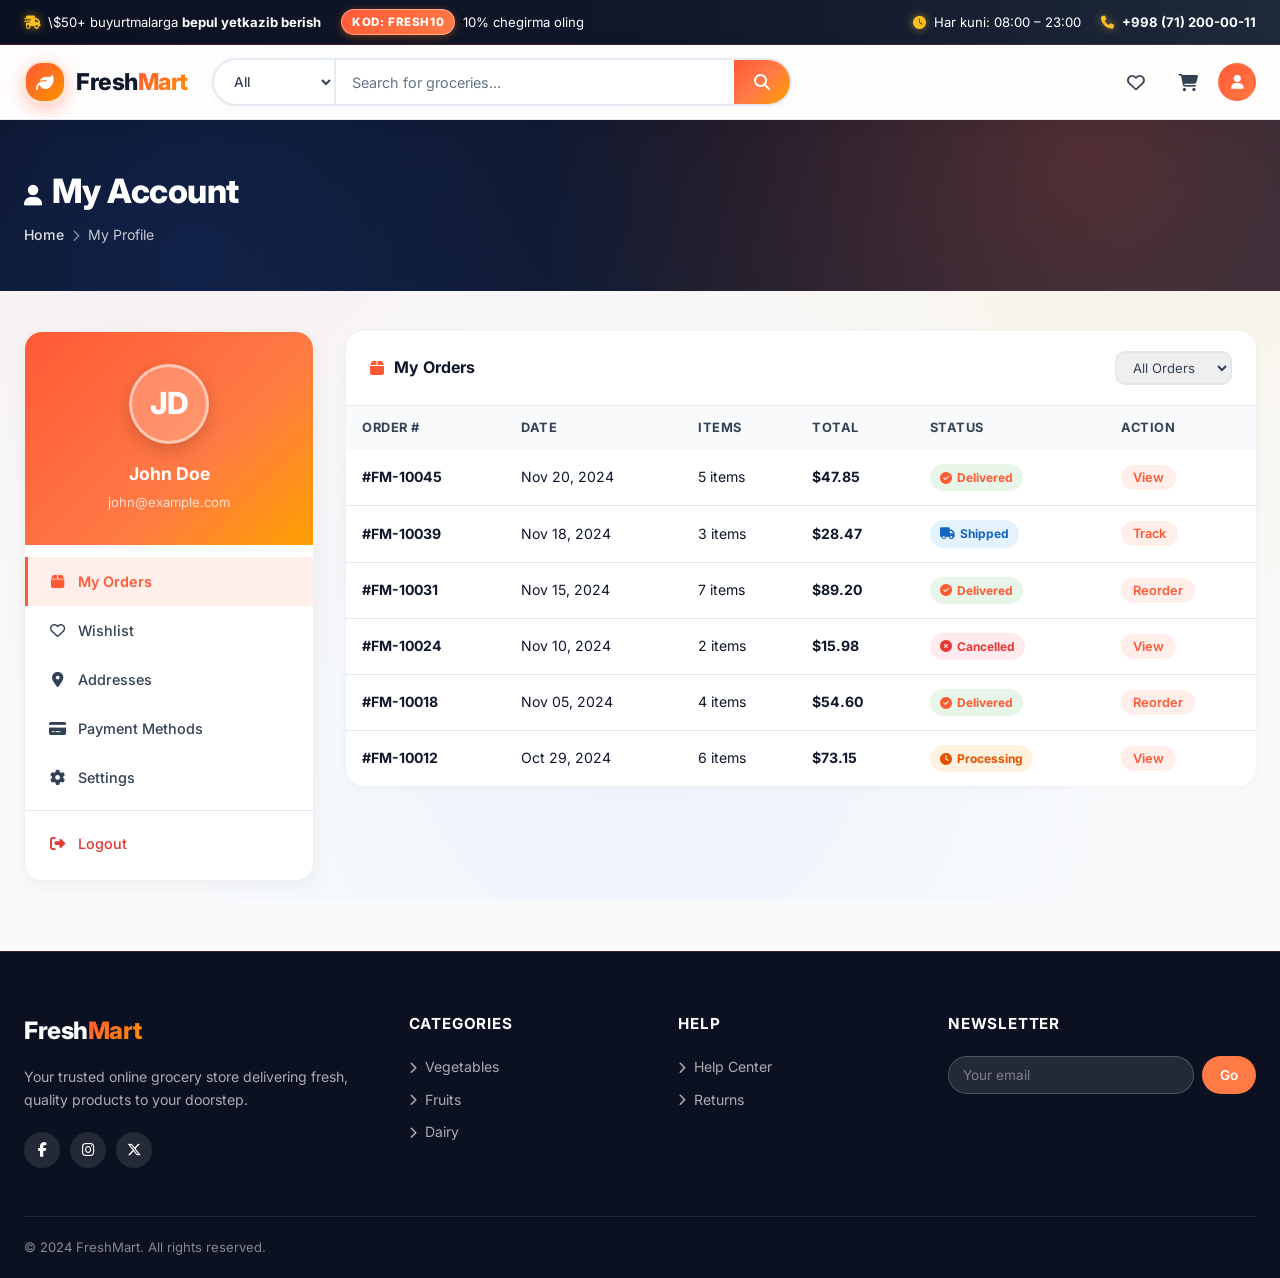
<file: Suppermarket-frontend/profile.html>
<!DOCTYPE html>
<html lang="en">
<head>
  <meta charset="UTF-8">
  <meta name="viewport" content="width=device-width, initial-scale=1.0">
  <title>My Profile - FreshMart</title>
  <meta name="description" content="Manage your FreshMart account, orders, wishlist and addresses.">

  <link href="https://fonts.googleapis.com/css2?family=Inter:wght@300;400;500;600;700;800&display=swap" rel="stylesheet">
  <link rel="stylesheet" href="https://cdnjs.cloudflare.com/ajax/libs/font-awesome/6.5.1/css/all.min.css">
  <link rel="stylesheet" href="css/style.css">

  <style>
    /* ===== PROFILE PAGE STYLES ===== */
    .profile-header {
      background: radial-gradient(circle at 85% 20%, rgba(255, 90, 54, 0.25) 0%, transparent 50%),
                  radial-gradient(circle at 15% 80%, rgba(37, 99, 235, 0.18) 0%, transparent 50%),
                  linear-gradient(135deg, #0B1120 0%, #0F172A 50%, #1E293B 100%);
      padding: 44px 0;
      color: white;
    }

    .profile-header h1 { font-size: 2.1rem; font-weight: 800; margin-bottom: 6px; letter-spacing: -0.5px; }

    .breadcrumb {
      display: flex; align-items: center; gap: 8px;
      font-size: 0.88rem; color: rgba(255,255,255,0.75);
    }
    .breadcrumb a { color: rgba(255,255,255,0.85); font-weight: 500; }
    .breadcrumb a:hover { color: white; text-decoration: underline; }
    .breadcrumb-sep { font-size: 0.75rem; opacity: 0.6; }

    .profile-layout {
      display: grid;
      grid-template-columns: 290px 1fr;
      gap: 32px;
      padding: 40px 0 70px;
      align-items: start;
    }

    /* ===== SIDEBAR ===== */
    .profile-sidebar {
      background: var(--white);
      border-radius: var(--radius-md);
      overflow: hidden;
      box-shadow: 0 4px 20px rgba(0,0,0,0.05);
      position: sticky;
      top: calc(var(--navbar-height) + 20px);
      border: 1px solid rgba(0,0,0,0.06);
    }

    .profile-user-card {
      background: linear-gradient(135deg, #FF5A36 0%, #FF7A45 60%, #FFA000 100%);
      padding: 32px 20px;
      text-align: center;
      color: white;
    }

    .profile-avatar {
      width: 80px;
      height: 80px;
      border-radius: 50%;
      background: rgba(255,255,255,0.22);
      border: 3px solid rgba(255,255,255,0.5);
      display: flex;
      align-items: center;
      justify-content: center;
      font-size: 1.9rem;
      font-weight: 800;
      margin: 0 auto 16px;
      backdrop-filter: blur(10px);
      box-shadow: 0 6px 18px rgba(0,0,0,0.18);
    }

    .profile-user-name { font-size: 1.1rem; font-weight: 700; margin-bottom: 4px; }
    .profile-user-email { font-size: 0.82rem; color: rgba(255,255,255,0.75); }

    .profile-nav { padding: 12px 0; }

    .profile-nav-item {
      display: flex;
      align-items: center;
      gap: 12px;
      padding: 13px 20px;
      font-size: 0.9rem;
      font-weight: 500;
      color: var(--text-medium);
      cursor: pointer;
      transition: all var(--transition);
      border-left: 3px solid transparent;
      text-decoration: none;
    }

    .profile-nav-item:hover {
      background: var(--primary-pale);
      color: var(--primary);
      border-left-color: var(--primary-lighter);
    }

    .profile-nav-item.active {
      background: var(--primary-pale);
      color: var(--primary);
      border-left-color: var(--primary);
      font-weight: 600;
    }

    .profile-nav-item i { width: 18px; text-align: center; font-size: 0.95rem; }

    .profile-nav-item.logout { color: #E53935; }
    .profile-nav-item.logout:hover { background: #fff0f0; border-left-color: #E53935; }

    /* ===== MAIN CONTENT ===== */
    .profile-main { display: flex; flex-direction: column; gap: 20px; }

    .profile-card {
      background: var(--white);
      border-radius: var(--radius-md);
      box-shadow: var(--shadow-sm);
      overflow: hidden;
    }

    .profile-card-header {
      padding: 20px 24px;
      border-bottom: 1px solid var(--border);
      display: flex;
      align-items: center;
      justify-content: space-between;
    }

    .profile-card-header h3 {
      font-size: 1rem;
      font-weight: 700;
      color: var(--text-dark);
      display: flex;
      align-items: center;
      gap: 10px;
    }

    .profile-tab-content { display: none; }
    .profile-tab-content.active { display: block; }

    /* ===== ORDERS TABLE ===== */
    .orders-table { width: 100%; border-collapse: collapse; }

    .orders-table th {
      background: var(--bg);
      padding: 12px 16px;
      text-align: left;
      font-size: 0.8rem;
      font-weight: 700;
      color: var(--text-medium);
      text-transform: uppercase;
      letter-spacing: 0.5px;
    }

    .orders-table td {
      padding: 14px 16px;
      font-size: 0.88rem;
      color: var(--text-dark);
      border-bottom: 1px solid var(--border);
    }

    .orders-table tr:last-child td { border-bottom: none; }

    .orders-table tr:hover td { background: #fafafa; }

    .order-status {
      display: inline-flex;
      align-items: center;
      gap: 5px;
      font-size: 0.75rem;
      font-weight: 700;
      padding: 4px 10px;
      border-radius: var(--radius-pill);
    }

    .status-delivered { background: #E8F5E9; color: var(--primary); }
    .status-processing { background: #FFF3E0; color: #E65100; }
    .status-cancelled  { background: #FFEBEE; color: #E53935; }
    .status-shipped    { background: #E3F2FD; color: #1565C0; }

    .order-action-btn {
      font-size: 0.8rem;
      color: var(--primary);
      background: var(--primary-pale);
      border: none;
      padding: 5px 12px;
      border-radius: var(--radius-pill);
      font-weight: 600;
      cursor: pointer;
      transition: all var(--transition);
    }

    .order-action-btn:hover { background: var(--primary); color: white; }

    /* ===== WISHLIST GRID ===== */
    .wishlist-grid {
      display: grid;
      grid-template-columns: repeat(3, 1fr);
      gap: 16px;
      padding: 20px;
    }

    /* ===== ADDRESSES ===== */
    .addresses-grid {
      display: grid;
      grid-template-columns: 1fr 1fr;
      gap: 16px;
      padding: 20px;
    }

    .address-card {
      border: 2px solid var(--border);
      border-radius: var(--radius-md);
      padding: 18px;
      position: relative;
      transition: all var(--transition);
    }

    .address-card:hover { border-color: var(--primary-lighter); }

    .address-card.default { border-color: var(--primary); background: var(--primary-pale); }

    .address-default-badge {
      position: absolute;
      top: 12px;
      right: 12px;
      background: var(--primary);
      color: white;
      font-size: 0.65rem;
      font-weight: 700;
      padding: 2px 8px;
      border-radius: var(--radius-pill);
      text-transform: uppercase;
    }

    .address-name { font-weight: 700; color: var(--text-dark); margin-bottom: 6px; }
    .address-line { font-size: 0.85rem; color: var(--text-medium); line-height: 1.6; }

    .address-actions {
      display: flex;
      gap: 8px;
      margin-top: 14px;
    }

    .addr-btn {
      font-size: 0.78rem;
      padding: 5px 12px;
      border-radius: var(--radius-pill);
      font-weight: 600;
      cursor: pointer;
      transition: all var(--transition);
      border: none;
    }

    .addr-btn-edit { background: var(--primary-pale); color: var(--primary); }
    .addr-btn-edit:hover { background: var(--primary); color: white; }
    .addr-btn-delete { background: #ffebee; color: #E53935; }
    .addr-btn-delete:hover { background: #E53935; color: white; }

    .add-address-card {
      border: 2px dashed var(--border);
      border-radius: var(--radius-md);
      padding: 18px;
      display: flex;
      flex-direction: column;
      align-items: center;
      justify-content: center;
      gap: 8px;
      cursor: pointer;
      transition: all var(--transition);
      min-height: 140px;
      color: var(--text-light);
      font-size: 0.88rem;
      font-weight: 500;
    }

    .add-address-card:hover {
      border-color: var(--primary);
      color: var(--primary);
      background: var(--primary-pale);
    }

    .add-address-card i { font-size: 1.5rem; }

    /* ===== SETTINGS FORM ===== */
    .settings-form { padding: 24px; }

    .settings-section { margin-bottom: 32px; }
    .settings-section-title {
      font-size: 0.88rem;
      font-weight: 700;
      color: var(--text-dark);
      text-transform: uppercase;
      letter-spacing: 0.5px;
      margin-bottom: 16px;
      padding-bottom: 10px;
      border-bottom: 2px solid var(--border);
    }

    .settings-grid { display: grid; grid-template-columns: 1fr 1fr; gap: 16px; }

    .settings-field { display: flex; flex-direction: column; gap: 6px; }

    .settings-label {
      font-size: 0.82rem;
      font-weight: 600;
      color: var(--text-dark);
    }

    .settings-input {
      padding: 11px 14px;
      border: 2px solid var(--border);
      border-radius: var(--radius-sm);
      font-size: 0.9rem;
      font-family: inherit;
      color: var(--text-dark);
      transition: border-color var(--transition);
      background: var(--bg);
    }

    .settings-input:focus {
      border-color: var(--primary);
      background: white;
      outline: none;
      box-shadow: 0 0 0 4px rgba(76,175,80,0.12);
    }

    .settings-save-btn {
      padding: 12px 28px;
      background: linear-gradient(135deg, var(--primary), var(--primary-light));
      color: white;
      border: none;
      border-radius: var(--radius-sm);
      font-weight: 700;
      font-size: 0.9rem;
      cursor: pointer;
      display: flex;
      align-items: center;
      gap: 8px;
      transition: all var(--transition);
    }

    .settings-save-btn:hover {
      transform: translateY(-1px);
      box-shadow: 0 4px 14px rgba(46,125,50,0.3);
    }

    /* ===== RESPONSIVE ===== */
    @media (max-width: 1024px) {
      .wishlist-grid { grid-template-columns: repeat(2, 1fr); }
    }

    @media (max-width: 768px) {
      .profile-layout { grid-template-columns: 1fr; }
      .profile-sidebar { position: static; }
      .addresses-grid { grid-template-columns: 1fr; }
      .settings-grid { grid-template-columns: 1fr; }
      .wishlist-grid { grid-template-columns: 1fr 1fr; }
    }

    @media (max-width: 480px) {
      .orders-table { font-size: 0.78rem; }
      .orders-table th, .orders-table td { padding: 10px 10px; }
    }
  </style>
</head>
<body>

  <!-- ==================== TOP ANNOUNCEMENT BAR ==================== -->
  <div class="top-bar">
    <div class="container">
      <div class="top-bar-inner">
        <div class="top-bar-left">
          <div class="top-bar-item">
            <i class="fa-solid fa-truck-fast"></i>
            <span>\$50+ buyurtmalarga <strong>bepul yetkazib berish</strong></span>
          </div>
          <div class="top-bar-item">
            <span class="top-bar-badge">KOD: FRESH10</span>
            <span>10% chegirma oling</span>
          </div>
        </div>
        <div class="top-bar-right">
          <div class="top-bar-item">
            <i class="fa-solid fa-clock"></i>
            <span>Har kuni: 08:00 – 23:00</span>
          </div>
          <div class="top-bar-item">
            <i class="fa-solid fa-phone"></i>
            <a href="tel:+998712000011" style="color:inherit;font-weight:700;">+998 (71) 200-00-11</a>
          </div>
        </div>
      </div>
    </div>
  </div>

  <!-- ==================== NAVBAR ==================== -->
  <nav class="navbar" id="mainNavbar">
    <div class="container">
      <div class="navbar-inner">
        <a href="index.html" class="navbar-logo">
          <div class="logo-icon"><i class="fa-solid fa-leaf" style="color:white;font-size:1.1rem;"></i></div>
          <span class="logo-text">Fresh<span>Mart</span></span>
        </a>

        <div class="navbar-search">
          <select class="search-category">
            <option>All</option>
            <option>Vegetables</option>
            <option>Fruits</option>
            <option>Dairy</option>
            <option>Meat</option>
            <option>Bakery</option>
          </select>
          <input type="text" class="search-input" placeholder="Search for groceries...">
          <button class="search-btn"><i class="fa-solid fa-magnifying-glass"></i></button>
        </div>

        <div class="navbar-actions">
          <a href="products.html" class="nav-action-btn" title="Wishlist">
            <i class="fa-regular fa-heart"></i>
          </a>
          <a href="cart.html" class="nav-action-btn cart-action-btn" title="Cart">
            <i class="fa-solid fa-cart-shopping"></i>
            <span class="badge cart-badge" style="display:none">0</span>
          </a>
          <a href="profile.html" class="nav-user-avatar" title="Profile">
            <i class="fa-solid fa-user"></i>
          </a>
        </div>

        <div class="hamburger" id="hamburger">
          <span></span><span></span><span></span>
        </div>
      </div>
    </div>

    <div class="mobile-nav" id="mobileNav">
      <div class="mobile-nav-search">
        <input type="text" class="mobile-search-input" placeholder="Search groceries...">
        <button class="mobile-search-btn"><i class="fa-solid fa-magnifying-glass"></i></button>
      </div>
      <a href="index.html" class="mobile-nav-link"><i class="fa-solid fa-house"></i> Home</a>
      <a href="products.html" class="mobile-nav-link"><i class="fa-solid fa-store"></i> Products</a>
      <a href="cart.html" class="mobile-nav-link"><i class="fa-solid fa-cart-shopping"></i> Cart</a>
      <a href="profile.html" class="mobile-nav-link active"><i class="fa-solid fa-user"></i> Profile</a>
    </div>
  </nav>

  <!-- ==================== PAGE HEADER ==================== -->
  <div class="profile-header">
    <div class="container">
      <h1><i class="fa-solid fa-user" style="font-size:1.3rem;margin-right:10px;"></i>My Account</h1>
      <div class="breadcrumb">
        <a href="index.html">Home</a>
        <span class="breadcrumb-sep"><i class="fa-solid fa-chevron-right"></i></span>
        <span>My Profile</span>
      </div>
    </div>
  </div>

  <!-- ==================== PROFILE LAYOUT ==================== -->
  <div class="container">
    <div class="profile-layout">

      <!-- ===== SIDEBAR ===== -->
      <aside class="profile-sidebar">
        <div class="profile-user-card">
          <div class="profile-avatar" id="profileAvatar">JD</div>
          <div class="profile-user-name" id="profileName">John Doe</div>
          <div class="profile-user-email" id="profileEmail">john@example.com</div>
        </div>

        <nav class="profile-nav">
          <a class="profile-nav-item active" onclick="switchTab('orders')" href="#">
            <i class="fa-solid fa-box"></i> My Orders
          </a>
          <a class="profile-nav-item" onclick="switchTab('wishlist')" href="#">
            <i class="fa-regular fa-heart"></i> Wishlist
          </a>
          <a class="profile-nav-item" onclick="switchTab('addresses')" href="#">
            <i class="fa-solid fa-location-dot"></i> Addresses
          </a>
          <a class="profile-nav-item" onclick="switchTab('payment')" href="#">
            <i class="fa-solid fa-credit-card"></i> Payment Methods
          </a>
          <a class="profile-nav-item" onclick="switchTab('settings')" href="#">
            <i class="fa-solid fa-gear"></i> Settings
          </a>
          <div style="border-top:1px solid var(--border);margin:8px 0;"></div>
          <a class="profile-nav-item logout" onclick="handleLogout()" href="#">
            <i class="fa-solid fa-right-from-bracket"></i> Logout
          </a>
        </nav>
      </aside>

      <!-- ===== MAIN ===== -->
      <main class="profile-main">

        <!-- ORDERS TAB -->
        <div class="profile-card profile-tab-content active" id="tab-orders">
          <div class="profile-card-header">
            <h3><i class="fa-solid fa-box" style="color:var(--primary);"></i> My Orders</h3>
            <select style="padding:6px 12px;border:2px solid var(--border);border-radius:var(--radius-sm);font-size:.82rem;color:var(--text-medium);">
              <option>All Orders</option>
              <option>Delivered</option>
              <option>Processing</option>
              <option>Cancelled</option>
            </select>
          </div>
          <div style="overflow-x:auto;">
            <table class="orders-table">
              <thead>
                <tr>
                  <th>Order #</th>
                  <th>Date</th>
                  <th>Items</th>
                  <th>Total</th>
                  <th>Status</th>
                  <th>Action</th>
                </tr>
              </thead>
              <tbody>
                <tr>
                  <td><strong>#FM-10045</strong></td>
                  <td>Nov 20, 2024</td>
                  <td>5 items</td>
                  <td><strong>$47.85</strong></td>
                  <td><span class="order-status status-delivered"><i class="fa-solid fa-circle-check"></i> Delivered</span></td>
                  <td><button class="order-action-btn">View</button></td>
                </tr>
                <tr>
                  <td><strong>#FM-10039</strong></td>
                  <td>Nov 18, 2024</td>
                  <td>3 items</td>
                  <td><strong>$28.47</strong></td>
                  <td><span class="order-status status-shipped"><i class="fa-solid fa-truck"></i> Shipped</span></td>
                  <td><button class="order-action-btn">Track</button></td>
                </tr>
                <tr>
                  <td><strong>#FM-10031</strong></td>
                  <td>Nov 15, 2024</td>
                  <td>7 items</td>
                  <td><strong>$89.20</strong></td>
                  <td><span class="order-status status-delivered"><i class="fa-solid fa-circle-check"></i> Delivered</span></td>
                  <td><button class="order-action-btn">Reorder</button></td>
                </tr>
                <tr>
                  <td><strong>#FM-10024</strong></td>
                  <td>Nov 10, 2024</td>
                  <td>2 items</td>
                  <td><strong>$15.98</strong></td>
                  <td><span class="order-status status-cancelled"><i class="fa-solid fa-circle-xmark"></i> Cancelled</span></td>
                  <td><button class="order-action-btn">View</button></td>
                </tr>
                <tr>
                  <td><strong>#FM-10018</strong></td>
                  <td>Nov 05, 2024</td>
                  <td>4 items</td>
                  <td><strong>$54.60</strong></td>
                  <td><span class="order-status status-delivered"><i class="fa-solid fa-circle-check"></i> Delivered</span></td>
                  <td><button class="order-action-btn">Reorder</button></td>
                </tr>
                <tr>
                  <td><strong>#FM-10012</strong></td>
                  <td>Oct 29, 2024</td>
                  <td>6 items</td>
                  <td><strong>$73.15</strong></td>
                  <td><span class="order-status status-processing"><i class="fa-solid fa-clock"></i> Processing</span></td>
                  <td><button class="order-action-btn">View</button></td>
                </tr>
              </tbody>
            </table>
          </div>
        </div>

        <!-- WISHLIST TAB -->
        <div class="profile-card profile-tab-content" id="tab-wishlist">
          <div class="profile-card-header">
            <h3><i class="fa-regular fa-heart" style="color:var(--primary);"></i> My Wishlist</h3>
            <span style="font-size:.85rem;color:var(--text-light);" id="wishlistCount">0 items</span>
          </div>
          <div class="wishlist-grid" id="wishlistGrid">
            <!-- Rendered by JS -->
            <div style="grid-column:1/-1;text-align:center;padding:40px 20px;color:var(--text-light);">
              <i class="fa-solid fa-heart-circle-plus" style="font-size:3rem;color:var(--primary-lighter);margin-bottom:12px;display:inline-block;"></i>
              <p style="font-size:.95rem;">Your wishlist is empty.<br><a href="products.html" style="color:var(--primary);font-weight:600;">Browse products</a> to add items!</p>
            </div>
          </div>
        </div>

        <!-- ADDRESSES TAB -->
        <div class="profile-card profile-tab-content" id="tab-addresses">
          <div class="profile-card-header">
            <h3><i class="fa-solid fa-location-dot" style="color:var(--primary);"></i> My Addresses</h3>
            <button class="btn btn-primary btn-sm" onclick="showAddAddressModal()">
              <i class="fa-solid fa-plus"></i> Add New
            </button>
          </div>
          <div class="addresses-grid">
            <div class="address-card default">
              <span class="address-default-badge">Default</span>
              <div class="address-name"><i class="fa-solid fa-house" style="color:var(--primary);margin-right:6px;"></i>Home</div>
              <div class="address-line">
                John Doe<br>
                123 Maple Street, Apt 4B<br>
                New York, NY 10001<br>
                📞 (555) 123-4567
              </div>
              <div class="address-actions">
                <button class="addr-btn addr-btn-edit"><i class="fa-solid fa-pen"></i> Edit</button>
                <button class="addr-btn addr-btn-delete"><i class="fa-solid fa-trash"></i> Delete</button>
              </div>
            </div>

            <div class="address-card">
              <div class="address-name"><i class="fa-solid fa-briefcase" style="color:var(--primary-light);margin-right:6px;"></i>Office</div>
              <div class="address-line">
                John Doe<br>
                456 Business Ave, Suite 200<br>
                Brooklyn, NY 11201<br>
                📞 (555) 987-6543
              </div>
              <div class="address-actions">
                <button class="addr-btn addr-btn-edit"><i class="fa-solid fa-pen"></i> Edit</button>
                <button class="addr-btn addr-btn-delete"><i class="fa-solid fa-trash"></i> Delete</button>
              </div>
            </div>

            <div class="add-address-card" onclick="showAddAddressModal()">
              <i class="fa-solid fa-plus"></i>
              <span>Add New Address</span>
            </div>
          </div>
        </div>

        <!-- PAYMENT METHODS TAB -->
        <div class="profile-card profile-tab-content" id="tab-payment">
          <div class="profile-card-header">
            <h3><i class="fa-solid fa-credit-card" style="color:var(--primary);"></i> Payment Methods</h3>
            <button class="btn btn-primary btn-sm"><i class="fa-solid fa-plus"></i> Add Card</button>
          </div>
          <div style="padding:20px;display:flex;flex-direction:column;gap:14px;">
            <!-- Card 1 -->
            <div style="display:flex;align-items:center;justify-content:space-between;padding:16px 20px;border:2px solid var(--primary);border-radius:var(--radius-md);background:var(--primary-pale);">
              <div style="display:flex;align-items:center;gap:14px;">
                <div style="width:48px;height:32px;background:#1a1f71;border-radius:6px;display:flex;align-items:center;justify-content:center;color:white;font-size:.7rem;font-weight:800;letter-spacing:.5px;">VISA</div>
                <div>
                  <div style="font-weight:600;font-size:.9rem;color:var(--text-dark);">•••• •••• •••• 4242</div>
                  <div style="font-size:.78rem;color:var(--text-light);">Expires 08/26</div>
                </div>
              </div>
              <div style="display:flex;align-items:center;gap:10px;">
                <span style="background:var(--primary);color:white;font-size:.65rem;font-weight:700;padding:2px 8px;border-radius:999px;">Default</span>
                <button class="addr-btn addr-btn-delete">Remove</button>
              </div>
            </div>
            <!-- Card 2 -->
            <div style="display:flex;align-items:center;justify-content:space-between;padding:16px 20px;border:2px solid var(--border);border-radius:var(--radius-md);">
              <div style="display:flex;align-items:center;gap:14px;">
                <div style="width:48px;height:32px;background:#eb001b;border-radius:6px;display:flex;align-items:center;justify-content:center;color:white;font-size:.65rem;font-weight:800;">MC</div>
                <div>
                  <div style="font-weight:600;font-size:.9rem;color:var(--text-dark);">•••• •••• •••• 8734</div>
                  <div style="font-size:.78rem;color:var(--text-light);">Expires 03/25</div>
                </div>
              </div>
              <div style="display:flex;align-items:center;gap:10px;">
                <button class="addr-btn addr-btn-edit">Set Default</button>
                <button class="addr-btn addr-btn-delete">Remove</button>
              </div>
            </div>
            <!-- Add new -->
            <div class="add-address-card" style="min-height:80px;">
              <i class="fa-solid fa-credit-card"></i>
              <span>Add New Payment Method</span>
            </div>
          </div>
        </div>

        <!-- SETTINGS TAB -->
        <div class="profile-card profile-tab-content" id="tab-settings">
          <div class="profile-card-header">
            <h3><i class="fa-solid fa-gear" style="color:var(--primary);"></i> Account Settings</h3>
          </div>
          <form class="settings-form" onsubmit="saveSettings(event)">

            <!-- Personal Info -->
            <div class="settings-section">
              <div class="settings-section-title">Personal Information</div>
              <div class="settings-grid">
                <div class="settings-field">
                  <label class="settings-label">First Name</label>
                  <input type="text" class="settings-input" id="settingsFirstName" value="John" placeholder="First name">
                </div>
                <div class="settings-field">
                  <label class="settings-label">Last Name</label>
                  <input type="text" class="settings-input" id="settingsLastName" value="Doe" placeholder="Last name">
                </div>
                <div class="settings-field">
                  <label class="settings-label">Email Address</label>
                  <input type="email" class="settings-input" id="settingsEmail" value="john@example.com" placeholder="Email">
                </div>
                <div class="settings-field">
                  <label class="settings-label">Phone Number</label>
                  <input type="tel" class="settings-input" id="settingsPhone" value="+1 (555) 123-4567" placeholder="Phone">
                </div>
              </div>
            </div>

            <!-- Change Password -->
            <div class="settings-section">
              <div class="settings-section-title">Change Password</div>
              <div class="settings-grid">
                <div class="settings-field">
                  <label class="settings-label">Current Password</label>
                  <input type="password" class="settings-input" placeholder="Enter current password">
                </div>
                <div class="settings-field">
                  <label class="settings-label">New Password</label>
                  <input type="password" class="settings-input" placeholder="Enter new password">
                </div>
                <div class="settings-field">
                  <label class="settings-label">Confirm New Password</label>
                  <input type="password" class="settings-input" placeholder="Confirm new password">
                </div>
              </div>
            </div>

            <!-- Notifications -->
            <div class="settings-section">
              <div class="settings-section-title">Notifications</div>
              <div style="display:flex;flex-direction:column;gap:14px;">
                <label style="display:flex;align-items:center;gap:12px;cursor:pointer;">
                  <input type="checkbox" checked style="accent-color:var(--primary);width:16px;height:16px;">
                  <span style="font-size:.88rem;color:var(--text-dark);">Email me about order updates</span>
                </label>
                <label style="display:flex;align-items:center;gap:12px;cursor:pointer;">
                  <input type="checkbox" checked style="accent-color:var(--primary);width:16px;height:16px;">
                  <span style="font-size:.88rem;color:var(--text-dark);">Email me about promotions and deals</span>
                </label>
                <label style="display:flex;align-items:center;gap:12px;cursor:pointer;">
                  <input type="checkbox" style="accent-color:var(--primary);width:16px;height:16px;">
                  <span style="font-size:.88rem;color:var(--text-dark);">SMS notifications for delivery updates</span>
                </label>
              </div>
            </div>

            <button type="submit" class="settings-save-btn">
              <i class="fa-solid fa-floppy-disk"></i> Save Changes
            </button>
          </form>
        </div>

      </main>
    </div>
  </div>

  <!-- ==================== FOOTER ==================== -->
  <footer class="footer">
    <div class="container">
      <div class="footer-grid">
        <div class="footer-brand">
          <span class="logo-text" style="display:block;margin-bottom:14px;">Fresh<span style="color:#FF6F00">Mart</span></span>
          <p>Your trusted online grocery store delivering fresh, quality products to your doorstep.</p>
          <div class="footer-social">
            <a href="#" class="social-icon"><i class="fa-brands fa-facebook-f"></i></a>
            <a href="#" class="social-icon"><i class="fa-brands fa-instagram"></i></a>
            <a href="#" class="social-icon"><i class="fa-brands fa-x-twitter"></i></a>
          </div>
        </div>
        <div class="footer-col">
          <h4>Categories</h4>
          <div class="footer-links">
            <a href="products.html?cat=Vegetables"><i class="fa-solid fa-chevron-right"></i> Vegetables</a>
            <a href="products.html?cat=Fruits"><i class="fa-solid fa-chevron-right"></i> Fruits</a>
            <a href="products.html?cat=Dairy"><i class="fa-solid fa-chevron-right"></i> Dairy</a>
          </div>
        </div>
        <div class="footer-col">
          <h4>Help</h4>
          <div class="footer-links">
            <a href="#"><i class="fa-solid fa-chevron-right"></i> Help Center</a>
            <a href="#"><i class="fa-solid fa-chevron-right"></i> Returns</a>
          </div>
        </div>
        <div class="footer-col">
          <h4>Newsletter</h4>
          <div class="newsletter-form">
            <input type="email" class="newsletter-input" placeholder="Your email">
            <button class="newsletter-btn" onclick="subscribeNewsletter(this)">Go</button>
          </div>
        </div>
      </div>
      <div class="footer-bottom">
        <p>&copy; 2024 FreshMart. All rights reserved.</p>
      </div>
    </div>
  </footer>

  <!-- Mobile Bottom Nav (App-like) -->
  <div class="mobile-bottom-nav">
    <a href="index.html" class="mobile-bottom-nav-item">
      <i class="fa-solid fa-house"></i>
      <span>Bosh sahifa</span>
    </a>
    <a href="products.html" class="mobile-bottom-nav-item">
      <i class="fa-solid fa-grid-2"></i>
      <span>Katalog</span>
    </a>
    <a href="cart.html" class="mobile-bottom-nav-item">
      <i class="fa-solid fa-cart-shopping"></i>
      <span>Savat</span>
      <span class="cart-badge" style="display:none">0</span>
    </a>
    <a href="profile.html" class="mobile-bottom-nav-item active">
      <i class="fa-solid fa-user"></i>
      <span>Profil</span>
    </a>
  </div>

  <div class="toast-container"></div>

  <script src="js/products.js"></script>
  <script src="js/main.js"></script>
  <script>
    // ===== PROFILE PAGE JS =====

    // Tab switching
    function switchTab(tab) {
      document.querySelectorAll('.profile-tab-content').forEach(el => el.classList.remove('active'));
      document.querySelectorAll('.profile-nav-item').forEach(el => el.classList.remove('active'));

      const tabEl = document.getElementById('tab-' + tab);
      if (tabEl) tabEl.classList.add('active');

      const navItems = document.querySelectorAll('.profile-nav-item');
      navItems.forEach(item => {
        if (item.getAttribute('onclick') && item.getAttribute('onclick').includes(tab)) {
          item.classList.add('active');
        }
      });

      if (tab === 'wishlist') renderWishlistTab();
      return false;
    }

    // Load user info
    document.addEventListener('DOMContentLoaded', () => {
      const user = getUser();
      if (user) {
        const initials = `${(user.firstName || 'U')[0]}${(user.lastName || '')[0] || ''}`.toUpperCase();
        document.getElementById('profileAvatar').textContent = initials;
        document.getElementById('profileName').textContent = `${user.firstName} ${user.lastName}`;
        document.getElementById('profileEmail').textContent = user.email;

        // Pre-fill settings
        const settingsFirst = document.getElementById('settingsFirstName');
        const settingsLast  = document.getElementById('settingsLastName');
        const settingsEmail = document.getElementById('settingsEmail');
        const settingsPhone = document.getElementById('settingsPhone');
        if (settingsFirst) settingsFirst.value = user.firstName || '';
        if (settingsLast)  settingsLast.value  = user.lastName  || '';
        if (settingsEmail) settingsEmail.value  = user.email     || '';
        if (settingsPhone) settingsPhone.value  = user.phone     || '';
      }

      renderWishlistTab();
    });

    // Wishlist tab
    function renderWishlistTab() {
      const wishlist = getWishlist();
      const container = document.getElementById('wishlistGrid');
      const countEl   = document.getElementById('wishlistCount');
      if (!container) return;

      if (countEl) countEl.textContent = `${wishlist.length} item${wishlist.length !== 1 ? 's' : ''}`;

      if (wishlist.length === 0) {
        container.innerHTML = `
          <div style="grid-column:1/-1;text-align:center;padding:40px 20px;color:var(--text-light);">
            <i class="fa-solid fa-heart-circle-plus" style="font-size:3rem;color:var(--primary-lighter);margin-bottom:12px;display:inline-block;"></i>
            <p style="font-size:.95rem;">Your wishlist is empty.<br><a href="products.html" style="color:var(--primary);font-weight:600;">Browse products</a> to add items!</p>
          </div>`;
        return;
      }

      const wishlisted = PRODUCTS.filter(p => wishlist.includes(p.id));
      container.innerHTML = wishlisted.map(p => buildProductCard(p)).join('');
    }

    // Settings save
    function saveSettings(e) {
      e.preventDefault();
      const user = getUser() || {};
      user.firstName = document.getElementById('settingsFirstName').value.trim();
      user.lastName  = document.getElementById('settingsLastName').value.trim();
      user.email     = document.getElementById('settingsEmail').value.trim();
      user.phone     = document.getElementById('settingsPhone').value.trim();

      localStorage.setItem('freshmart_user', JSON.stringify(user));

      document.getElementById('profileName').textContent = `${user.firstName} ${user.lastName}`;
      document.getElementById('profileEmail').textContent = user.email;
      const initials = `${(user.firstName || 'U')[0]}${(user.lastName || '')[0] || ''}`.toUpperCase();
      document.getElementById('profileAvatar').textContent = initials;

      showToast('Settings Saved', 'Your account details have been updated.', 'success');
    }

    // Logout
    function handleLogout() {
      if (confirm('Are you sure you want to logout?')) {
        localStorage.removeItem('freshmart_user');
        showToast('Logged Out', 'You have been successfully logged out.', 'info');
        setTimeout(() => window.location.href = 'index.html', 1000);
      }
    }

    // Add address modal (simple alert for demo)
    function showAddAddressModal() {
      showToast('Coming Soon', 'Address management form coming soon!', 'info');
    }
  </script>
</body>
</html>
</file>
<file: Suppermarket-frontend/css/style.css>
/* =============================================
   FreshMart - Main Stylesheet (style.css)
   Shared styles across all pages
   ============================================= */

/* Google Fonts Import */
@import url('https://fonts.googleapis.com/css2?family=Inter:wght@300;400;500;600;700;800&display=swap');

/* =============================================
   CSS RESET & BASE
   ============================================= */
*, *::before, *::after {
  box-sizing: border-box;
  margin: 0;
  padding: 0;
}

html {
  scroll-behavior: smooth;
  font-size: 16px;
}

body {
  font-family: 'Inter', sans-serif;
  font-weight: 400;
  color: var(--text-dark);
  background: radial-gradient(circle at 10% 10%, rgba(255, 90, 54, 0.07) 0%, transparent 45%),
              radial-gradient(circle at 90% 20%, rgba(255, 160, 0, 0.08) 0%, transparent 45%),
              radial-gradient(circle at 50% 80%, rgba(37, 99, 235, 0.05) 0%, transparent 50%),
              #F8FAFC;
  background-attachment: fixed;
  line-height: 1.6;
  overflow-x: hidden;
}

a {
  text-decoration: none;
  color: inherit;
}

ul, ol {
  list-style: none;
}

img {
  max-width: 100%;
  display: block;
}

button {
  cursor: pointer;
  border: none;
  outline: none;
  font-family: inherit;
}

input, select, textarea {
  font-family: inherit;
  outline: none;
}

/* =============================================
   CSS VARIABLES (WARM CORAL / TANGERINE & DEEP NAVY THEME)
   ============================================= */
:root {
  /* Warm Coral & Tangerine (Primary Brand Energy) */
  --primary: #FF5A36;
  --primary-dark: #E03E15;
  --primary-neon: #FF6E40;
  --primary-light: #FF7A45;
  --primary-lighter: #FFCCBC;
  --primary-pale: rgba(255, 90, 54, 0.10);
  --primary-glass: rgba(255, 90, 54, 0.08);
  --primary-gradient: linear-gradient(135deg, #FF5A36 0%, #FF7A45 50%, #FFA000 100%);
  --primary-glow: 0 10px 25px rgba(255, 90, 54, 0.35);

  /* Deep Navy & Royal Blue (Contrast, Elegance & Trust) */
  --navy: #0F172A;
  --navy-dark: #0B1120;
  --navy-light: #1E293B;
  --accent: #2563EB;
  --accent-neon: #3B82F6;
  --accent-light: #60A5FA;
  --accent-gradient: linear-gradient(135deg, #1E3A8A 0%, #2563EB 100%);
  --accent-glow: 0 8px 25px rgba(37, 99, 235, 0.35);

  --coral: #FF5A36;
  --tangerine: #FF9100;
  --gold: #F59E0B;

  /* Clean Crisp Canvas (Zero green tint) */
  --bg: #F8FAFC;

  /* Transparent Frosted Glass Surfaces */
  --glass-bg: rgba(255, 255, 255, 0.88);
  --glass-bg-subtle: rgba(255, 255, 255, 0.70);
  --glass-bg-hover: rgba(255, 255, 255, 0.98);
  --glass-border: rgba(255, 255, 255, 0.95);
  --glass-border-light: rgba(255, 90, 54, 0.2);
  --glass-blur: blur(16px);
  --glass-blur-lg: blur(24px);

  --surface: #FFFFFF;
  --white: #FFFFFF;
  --text-dark: #0F172A;
  --text-medium: #334155;
  --text-light: #64748B;
  --border: rgba(226, 232, 240, 0.9);
  --border-light: rgba(241, 245, 249, 0.9);

  --shadow-sm: 0 2px 8px rgba(15, 23, 42, 0.04);
  --shadow-md: 0 8px 24px rgba(15, 23, 42, 0.08), 0 2px 6px rgba(0, 0, 0, 0.04);
  --shadow-lg: 0 16px 40px rgba(15, 23, 42, 0.12), 0 4px 12px rgba(0, 0, 0, 0.06);
  --shadow-card: 0 10px 30px -5px rgba(15, 23, 42, 0.05), 0 0 1px 1px rgba(255, 255, 255, 0.9);
  --shadow-hover: 0 20px 40px -8px rgba(255, 90, 54, 0.22), 0 0 20px rgba(255, 122, 69, 0.15);

  --radius-sm: 10px;
  --radius-md: 18px;
  --radius-lg: 24px;
  --radius-xl: 32px;
  --radius-pill: 9999px;
  --navbar-height: 74px;
  --transition: 0.3s cubic-bezier(0.16, 1, 0.3, 1);
}

/* =============================================
   UTILITY CLASSES
   ============================================= */
.container {
  max-width: 1280px;
  margin: 0 auto;
  padding: 0 24px;
}

.section {
  padding: 56px 0;
}

.section-header {
  display: flex;
  align-items: center;
  justify-content: space-between;
  margin-bottom: 32px;
}

.section-title {
  font-size: 1.85rem;
  font-weight: 800;
  color: var(--text-dark);
  position: relative;
  letter-spacing: -0.5px;
}

.section-title::after {
  content: '';
  display: block;
  width: 54px;
  height: 4px;
  background: var(--primary-gradient);
  border-radius: var(--radius-pill);
  margin-top: 8px;
}

.view-all-link {
  font-size: 0.92rem;
  font-weight: 700;
  color: var(--primary);
  display: inline-flex;
  align-items: center;
  gap: 6px;
  padding: 6px 14px;
  background: var(--primary-pale);
  border-radius: var(--radius-pill);
  transition: all var(--transition);
}

.view-all-link:hover {
  background: var(--primary);
  color: white;
  gap: 10px;
  box-shadow: 0 4px 12px rgba(27,107,34,0.25);
}

/* =============================================
   BUTTONS
   ============================================= */
.btn {
  display: inline-flex;
  align-items: center;
  justify-content: center;
  gap: 8px;
  padding: 12px 28px;
  border-radius: var(--radius-pill);
  font-weight: 600;
  font-size: 0.95rem;
  transition: all var(--transition);
  cursor: pointer;
  border: 2px solid transparent;
  white-space: nowrap;
}

.btn-primary {
  background: linear-gradient(135deg, var(--primary), var(--primary-light));
  color: var(--white);
  box-shadow: 0 4px 14px rgba(46,125,50,0.35);
}

.btn-primary:hover {
  background: linear-gradient(135deg, #1b5e20, var(--primary));
  transform: translateY(-2px);
  box-shadow: 0 6px 20px rgba(46,125,50,0.45);
}

.btn-outline {
  background: transparent;
  color: var(--primary);
  border-color: var(--primary);
}

.btn-outline:hover {
  background: var(--primary);
  color: var(--white);
  transform: translateY(-2px);
}

.btn-white {
  background: var(--white);
  color: var(--primary);
  box-shadow: var(--shadow-sm);
}

.btn-white:hover {
  background: var(--primary-pale);
  transform: translateY(-2px);
}

.btn-sm {
  padding: 8px 18px;
  font-size: 0.85rem;
}

.btn-lg {
  padding: 16px 36px;
  font-size: 1.05rem;
}

.btn-block {
  display: flex;
  width: 100%;
}

/* =============================================
   NAVBAR (TRANSLUCENT FROSTED GLASS)
   ============================================= */
.navbar {
  position: sticky;
  top: 0;
  z-index: 1000;
  background: rgba(255, 255, 255, 0.88);
  backdrop-filter: blur(20px);
  -webkit-backdrop-filter: blur(20px);
  border-bottom: 1px solid rgba(226, 232, 240, 0.8);
  box-shadow: 0 4px 20px rgba(15, 23, 42, 0.04);
  transition: all var(--transition);
}

.navbar.scrolled {
  background: rgba(255, 255, 255, 0.96);
  box-shadow: 0 10px 30px rgba(15, 23, 42, 0.08);
  border-bottom-color: rgba(255, 90, 54, 0.15);
}

.navbar-inner {
  display: flex;
  align-items: center;
  gap: 24px;
  height: var(--navbar-height);
}

/* Logo */
.navbar-logo {
  display: flex;
  align-items: center;
  gap: 10px;
  flex-shrink: 0;
  text-decoration: none;
}

.logo-icon {
  width: 42px;
  height: 42px;
  background: linear-gradient(135deg, #FF5A36 0%, #FF9100 100%);
  border-radius: var(--radius-md);
  display: flex;
  align-items: center;
  justify-content: center;
  font-size: 1.3rem;
  box-shadow: 0 6px 18px rgba(255, 90, 54, 0.35);
  border: 2px solid rgba(255, 255, 255, 0.8);
  color: white;
}

.logo-text {
  font-size: 1.45rem;
  font-weight: 800;
  color: #0F172A;
  letter-spacing: -0.5px;
}

.logo-text span {
  background: linear-gradient(135deg, #FF5A36, #FF9100);
  -webkit-background-clip: text;
  -webkit-text-fill-color: transparent;
}

/* Search Bar (Glass Pill) */
.navbar-search {
  flex: 1;
  max-width: 580px;
  display: flex;
  align-items: center;
  background: rgba(255, 255, 255, 0.9);
  backdrop-filter: blur(12px);
  border: 2px solid rgba(226, 232, 240, 0.9);
  border-radius: var(--radius-pill);
  overflow: hidden;
  box-shadow: 0 2px 10px rgba(15, 23, 42, 0.04);
  transition: all var(--transition);
}

.navbar-search:focus-within {
  border-color: #FF5A36;
  background: #FFFFFF;
  box-shadow: 0 0 0 4px rgba(255, 90, 54, 0.15), 0 8px 25px rgba(255, 90, 54, 0.1);
}

.search-category {
  padding: 0 12px 0 16px;
  background: transparent;
  border: none;
  border-right: 2px solid var(--border);
  color: var(--text-medium);
  font-size: 0.85rem;
  font-weight: 500;
  cursor: pointer;
  height: 44px;
  white-space: nowrap;
}

.search-input {
  flex: 1;
  padding: 12px 16px;
  border: none;
  background: transparent;
  font-size: 0.9rem;
  color: var(--text-dark);
}

.search-input::placeholder {
  color: var(--text-light);
}

.search-btn {
  padding: 0 20px;
  height: 44px;
  background: linear-gradient(135deg, #FF5A36 0%, #FF7A45 50%, #FFA000 100%);
  color: var(--white);
  border: none;
  font-size: 1rem;
  transition: all var(--transition);
  flex-shrink: 0;
}

.search-btn:hover {
  background: linear-gradient(135deg, #E03E15 0%, #FF5A36 100%);
}

/* Navbar Actions */
.navbar-actions {
  display: flex;
  align-items: center;
  gap: 8px;
  flex-shrink: 0;
  margin-left: auto;
}

.nav-action-btn {
  position: relative;
  width: 44px;
  height: 44px;
  border-radius: 50%;
  background: transparent;
  color: var(--text-medium);
  font-size: 1.1rem;
  display: flex;
  align-items: center;
  justify-content: center;
  transition: all var(--transition);
  text-decoration: none;
}

.nav-action-btn:hover {
  background: var(--primary-pale);
  color: var(--primary);
}

.nav-action-btn .badge {
  position: absolute;
  top: 2px;
  right: 2px;
  min-width: 18px;
  height: 18px;
  background: var(--accent);
  color: var(--white);
  font-size: 0.65rem;
  font-weight: 700;
  border-radius: var(--radius-pill);
  display: flex;
  align-items: center;
  justify-content: center;
  padding: 0 4px;
  border: 2px solid var(--white);
}

.nav-location {
  display: flex;
  align-items: center;
  gap: 6px;
  padding: 8px 14px;
  border-radius: var(--radius-pill);
  color: var(--text-medium);
  font-size: 0.82rem;
  font-weight: 500;
  transition: all var(--transition);
  cursor: pointer;
  white-space: nowrap;
}

.nav-location:hover {
  background: var(--primary-pale);
  color: var(--primary);
}

.nav-location i {
  color: var(--primary);
}

.nav-user-avatar {
  width: 38px;
  height: 38px;
  border-radius: 50%;
  background: linear-gradient(135deg, var(--primary), var(--primary-light));
  color: var(--white);
  font-weight: 700;
  font-size: 0.9rem;
  display: flex;
  align-items: center;
  justify-content: center;
  cursor: pointer;
  border: 2px solid var(--primary-pale);
  transition: all var(--transition);
  text-decoration: none;
}

.nav-user-avatar:hover {
  transform: scale(1.05);
  box-shadow: 0 2px 10px rgba(46,125,50,0.3);
}

/* Hamburger */
.hamburger {
  display: none;
  flex-direction: column;
  gap: 5px;
  cursor: pointer;
  padding: 8px;
  border-radius: var(--radius-sm);
  transition: background var(--transition);
  margin-left: auto;
}

.hamburger:hover {
  background: var(--primary-pale);
}

.hamburger span {
  display: block;
  width: 24px;
  height: 2px;
  background: var(--text-dark);
  border-radius: var(--radius-pill);
  transition: all var(--transition);
}

.hamburger.active span:nth-child(1) {
  transform: translateY(7px) rotate(45deg);
}

.hamburger.active span:nth-child(2) {
  opacity: 0;
}

.hamburger.active span:nth-child(3) {
  transform: translateY(-7px) rotate(-45deg);
}

/* Mobile Nav */
.mobile-nav {
  display: none;
  background: var(--white);
  border-top: 1px solid var(--border);
  padding: 16px 24px;
  flex-direction: column;
  gap: 8px;
}

.mobile-nav.open {
  display: flex;
}

.mobile-nav-search {
  display: flex;
  align-items: center;
  background: var(--bg);
  border: 2px solid var(--border);
  border-radius: var(--radius-pill);
  overflow: hidden;
  margin-bottom: 8px;
}

.mobile-nav-search input {
  flex: 1;
  padding: 10px 16px;
  background: transparent;
  border: none;
  font-size: 0.9rem;
}

.mobile-nav-search button {
  padding: 10px 16px;
  background: var(--primary);
  color: var(--white);
  border: none;
}

.mobile-nav-link {
  display: flex;
  align-items: center;
  gap: 12px;
  padding: 12px 16px;
  border-radius: var(--radius-sm);
  color: var(--text-dark);
  font-weight: 500;
  transition: all var(--transition);
}

.mobile-nav-link:hover {
  background: var(--primary-pale);
  color: var(--primary);
}

/* =============================================
   PRODUCT CARD (CLEAN & PROFESSIONAL)
   ============================================= */
.product-card {
  background: #FFFFFF;
  border-radius: 18px;
  overflow: hidden;
  box-shadow: 0 2px 12px rgba(15, 23, 42, 0.07), 0 1px 3px rgba(15, 23, 42, 0.04);
  transition: transform 0.28s cubic-bezier(0.4, 0, 0.2, 1), box-shadow 0.28s cubic-bezier(0.4, 0, 0.2, 1), border-color 0.28s ease;
  position: relative;
  display: flex;
  flex-direction: column;
  height: 100%;
  border: 1px solid rgba(226, 232, 240, 1);
}

.product-card:hover {
  transform: translateY(-5px);
  box-shadow: 0 16px 36px -6px rgba(255, 90, 54, 0.18), 0 4px 12px rgba(15, 23, 42, 0.06);
  border-color: rgba(255, 90, 54, 0.35);
}

.product-card-image {
  position: relative;
  background: linear-gradient(180deg, #F8FAFC 0%, #F1F5F9 100%);
  display: flex;
  align-items: center;
  justify-content: center;
  height: 200px;
  flex-shrink: 0;
  overflow: hidden;
}

.product-card-image .product-img {
  width: 100%;
  height: 100%;
  object-fit: cover;
  display: block;
  transition: transform 0.4s ease;
}

.product-card:hover .product-card-image .product-img {
  transform: scale(1.07);
}

.product-card-badges {
  position: absolute;
  top: 10px;
  left: 10px;
  display: flex;
  flex-direction: column;
  gap: 4px;
  z-index: 2;
}

.badge-new {
  background: linear-gradient(135deg, #2563EB, #3B82F6);
  color: #FFFFFF;
  font-size: 0.68rem;
  font-weight: 800;
  padding: 3px 10px;
  border-radius: var(--radius-pill);
  text-transform: uppercase;
  letter-spacing: 0.6px;
  box-shadow: 0 3px 10px rgba(37, 99, 235, 0.3);
}

.badge-sale {
  background: linear-gradient(135deg, #FF5A36, #FFA000);
  color: #FFFFFF;
  font-size: 0.68rem;
  font-weight: 800;
  padding: 3px 10px;
  border-radius: var(--radius-pill);
  text-transform: uppercase;
  letter-spacing: 0.6px;
  box-shadow: 0 3px 10px rgba(255, 90, 54, 0.3);
}

.badge-out {
  background: #64748B;
  color: #FFFFFF;
  font-size: 0.65rem;
  font-weight: 800;
  padding: 3px 9px;
  border-radius: var(--radius-pill);
  text-transform: uppercase;
  letter-spacing: 0.6px;
}

.wishlist-btn {
  position: absolute;
  top: 10px;
  right: 10px;
  width: 34px;
  height: 34px;
  border-radius: 50%;
  background: rgba(255, 255, 255, 0.92);
  border: 1px solid rgba(226, 232, 240, 0.9);
  color: #94A3B8;
  font-size: 0.95rem;
  display: flex;
  align-items: center;
  justify-content: center;
  cursor: pointer;
  box-shadow: 0 2px 8px rgba(0, 0, 0, 0.1);
  transition: all var(--transition);
  z-index: 2;
}

.wishlist-btn:hover, .wishlist-btn.active {
  color: #EF4444;
  transform: scale(1.1);
  background: #FFFFFF;
  border-color: #FECACA;
}

.wishlist-btn.active {
  background: #FEF2F2;
}

.product-card-body {
  padding: 14px 15px 6px;
  flex: 1 1 auto;
  display: flex;
  flex-direction: column;
  background: transparent;
}

.product-category-tag {
  font-size: 0.68rem;
  font-weight: 700;
  color: #E03E15;
  background: #FFF1EE;
  padding: 3px 9px;
  border-radius: var(--radius-pill);
  display: inline-block;
  width: fit-content;
  text-transform: uppercase;
  letter-spacing: 0.5px;
  margin-bottom: 7px;
}

.product-name {
  font-size: 0.93rem;
  font-weight: 700;
  color: #0F172A;
  line-height: 1.4;
  min-height: 2.6em;
  max-height: 2.6em;
  display: -webkit-box;
  -webkit-line-clamp: 2;
  -webkit-box-orient: vertical;
  overflow: hidden;
  margin-bottom: 7px;
}

.product-rating {
  display: flex;
  align-items: center;
  gap: 5px;
  margin-bottom: 8px;
}

.stars {
  color: #F59E0B;
  display: flex;
  gap: 1px;
  font-size: 0.75rem;
}

.rating-count {
  color: #94A3B8;
  font-size: 0.75rem;
  font-weight: 500;
}

.product-price {
  display: flex;
  align-items: center;
  gap: 7px;
  flex-wrap: wrap;
  margin-top: auto;
  padding-top: 4px;
  padding-bottom: 2px;
}

.price-current {
  font-size: 1.22rem;
  font-weight: 800;
  color: #FF5A36;
  letter-spacing: -0.5px;
  line-height: 1;
}

.price-original {
  font-size: 0.84rem;
  color: #94A3B8;
  text-decoration: line-through;
}

.discount-pct {
  font-size: 0.68rem;
  font-weight: 800;
  color: #FF5A36;
  background: #FFF1EE;
  padding: 2px 7px;
  border-radius: var(--radius-pill);
}

.product-card-footer {
  padding: 10px 15px 15px;
}

.add-to-cart-btn {
  width: 100%;
  padding: 11px 14px;
  background: linear-gradient(135deg, #FF5A36 0%, #FF7A45 60%, #FFA000 100%);
  color: #FFFFFF;
  border: none;
  border-radius: var(--radius-pill);
  font-weight: 700;
  font-size: 0.88rem;
  display: flex;
  align-items: center;
  justify-content: center;
  gap: 7px;
  transition: all 0.22s ease;
  cursor: pointer;
  box-shadow: 0 4px 14px rgba(255, 90, 54, 0.3);
  letter-spacing: 0.2px;
}

.add-to-cart-btn:hover {
  background: linear-gradient(135deg, #E03E15 0%, #FF5A36 100%);
  transform: translateY(-2px);
  box-shadow: 0 7px 20px rgba(255, 90, 54, 0.45);
}

.add-to-cart-btn:active {
  transform: translateY(0);
  box-shadow: 0 2px 8px rgba(255, 90, 54, 0.3);
}

.add-to-cart-btn:disabled {
  background: #E2E8F0;
  color: #94A3B8;
  cursor: not-allowed;
  transform: none;
  box-shadow: none;
}

/* =============================================
   CATEGORY PILLS BAR & BUTTONS (GLASSMORPHISM)
   ============================================= */
.category-pills-bar,
.home-cat-tabs {
  display: flex;
  gap: 10px;
  overflow-x: auto;
  padding: 6px 2px 14px;
  scrollbar-width: none;
  -webkit-overflow-scrolling: touch;
}

.category-pills-bar::-webkit-scrollbar,
.home-cat-tabs::-webkit-scrollbar {
  display: none;
}

.cat-pill-btn {
  display: inline-flex;
  align-items: center;
  gap: 8px;
  padding: 10px 20px;
  background: rgba(255, 255, 255, 0.85);
  backdrop-filter: blur(14px);
  -webkit-backdrop-filter: blur(14px);
  border: 1px solid rgba(226, 232, 240, 0.95);
  border-radius: var(--radius-pill);
  font-weight: 700;
  font-size: 0.86rem;
  color: #1E293B;
  cursor: pointer;
  white-space: nowrap;
  transition: all 0.25s cubic-bezier(0.4, 0, 0.2, 1);
  box-shadow: 0 3px 12px rgba(15, 23, 42, 0.04), inset 0 1px 0 rgba(255, 255, 255, 0.8);
}

.cat-pill-btn:hover {
  background: rgba(255, 255, 255, 0.98);
  color: #FF5A36;
  border-color: #FF8A65;
  transform: translateY(-2px);
  box-shadow: 0 8px 20px rgba(255, 90, 54, 0.18);
}

.cat-pill-btn.active {
  background: linear-gradient(135deg, #FF5A36 0%, #FF7A45 50%, #FFA000 100%);
  color: #FFFFFF;
  border-color: transparent;
  box-shadow: 0 8px 22px rgba(255, 90, 54, 0.38);
  transform: translateY(-2px);
  text-shadow: 0 1px 2px rgba(0, 0, 0, 0.12);
}

.cat-pill-badge {
  background: rgba(241, 245, 249, 0.9);
  color: #64748B;
  font-size: 0.72rem;
  padding: 2px 8px;
  border-radius: 999px;
  font-weight: 700;
  transition: all var(--transition);
}

.cat-pill-btn.active .cat-pill-badge {
  background: rgba(255, 255, 255, 0.3);
  color: #FFFFFF;
}

/* =============================================
   TOAST NOTIFICATIONS
   ============================================= */
.toast-container {
  position: fixed;
  top: 90px;
  right: 24px;
  z-index: 9999;
  display: flex;
  flex-direction: column;
  gap: 10px;
  pointer-events: none;
}

.toast {
  display: flex;
  align-items: center;
  gap: 12px;
  background: var(--white);
  border-radius: var(--radius-md);
  box-shadow: var(--shadow-lg);
  padding: 14px 18px;
  min-width: 280px;
  max-width: 360px;
  pointer-events: all;
  animation: toastIn 0.3s ease forwards;
  border-left: 4px solid var(--primary);
}

.toast.error { border-left-color: #E53935; }
.toast.warning { border-left-color: var(--accent); }
.toast.info { border-left-color: #1976D2; }

@keyframes toastIn {
  from { opacity: 0; transform: translateX(100%); }
  to { opacity: 1; transform: translateX(0); }
}

@keyframes toastOut {
  from { opacity: 1; transform: translateX(0); }
  to { opacity: 0; transform: translateX(100%); }
}

.toast.removing {
  animation: toastOut 0.3s ease forwards;
}

.toast-icon {
  font-size: 1.3rem;
  flex-shrink: 0;
}

.toast-content {
  flex: 1;
}

.toast-title {
  font-weight: 600;
  font-size: 0.9rem;
  color: var(--text-dark);
}

.toast-msg {
  font-size: 0.82rem;
  color: var(--text-medium);
  margin-top: 2px;
}

.toast-close {
  color: var(--text-light);
  font-size: 0.8rem;
  cursor: pointer;
  padding: 4px;
  border-radius: 4px;
  flex-shrink: 0;
  transition: color var(--transition);
  background: none;
  border: none;
}

.toast-close:hover {
  color: var(--text-dark);
}

/* =============================================
   FOOTER
   ============================================= */
.footer {
  background: #0B1120;
  color: rgba(255,255,255,0.85);
  padding-top: 60px;
  border-top: 1px solid rgba(255, 90, 54, 0.25);
}

.footer-grid {
  display: grid;
  grid-template-columns: 1.5fr 1fr 1fr 1.2fr;
  gap: 40px;
  padding-bottom: 48px;
  border-bottom: 1px solid rgba(255,255,255,0.1);
}

.footer-brand .logo-text {
  color: var(--white);
  font-size: 1.5rem;
  margin-bottom: 14px;
  display: block;
}

.footer-brand p {
  font-size: 0.88rem;
  line-height: 1.7;
  color: rgba(255,255,255,0.65);
  margin-bottom: 20px;
}

.footer-social {
  display: flex;
  gap: 10px;
}

.social-icon {
  width: 36px;
  height: 36px;
  border-radius: 50%;
  background: rgba(255,255,255,0.1);
  color: var(--white);
  display: flex;
  align-items: center;
  justify-content: center;
  font-size: 0.9rem;
  transition: all var(--transition);
  text-decoration: none;
}

.social-icon:hover {
  background: var(--primary-light);
  transform: translateY(-2px);
}

.footer-col h4 {
  font-size: 0.95rem;
  font-weight: 700;
  color: var(--white);
  margin-bottom: 20px;
  text-transform: uppercase;
  letter-spacing: 0.8px;
}

.footer-links {
  display: flex;
  flex-direction: column;
  gap: 10px;
}

.footer-links a {
  font-size: 0.88rem;
  color: rgba(255,255,255,0.65);
  transition: color var(--transition);
  display: flex;
  align-items: center;
  gap: 8px;
}

.footer-links a:hover {
  color: var(--primary-lighter);
}

.footer-links a i {
  font-size: 0.75rem;
}

/* Newsletter */
.newsletter-form {
  display: flex;
  gap: 8px;
  margin-top: 16px;
}

.newsletter-input {
  flex: 1;
  padding: 10px 14px;
  background: rgba(255,255,255,0.1);
  border: 1px solid rgba(255,255,255,0.2);
  border-radius: var(--radius-pill);
  color: var(--white);
  font-size: 0.85rem;
}

.newsletter-input::placeholder {
  color: rgba(255,255,255,0.4);
}

.newsletter-input:focus {
  border-color: var(--primary-lighter);
  outline: none;
}

.newsletter-btn {
  padding: 10px 18px;
  background: var(--primary-light);
  color: var(--white);
  border: none;
  border-radius: var(--radius-pill);
  font-weight: 600;
  font-size: 0.85rem;
  cursor: pointer;
  transition: background var(--transition);
  white-space: nowrap;
}

.newsletter-btn:hover {
  background: var(--primary);
}

/* Footer Bottom */
.footer-bottom {
  display: flex;
  align-items: center;
  justify-content: space-between;
  padding: 20px 0;
  flex-wrap: wrap;
  gap: 12px;
}

.footer-bottom p {
  font-size: 0.82rem;
  color: rgba(255,255,255,0.5);
}

.footer-payments {
  display: flex;
  align-items: center;
  gap: 8px;
}

.payment-icon {
  background: rgba(255,255,255,0.1);
  color: rgba(255,255,255,0.7);
  padding: 4px 10px;
  border-radius: 4px;
  font-size: 0.75rem;
  font-weight: 600;
}

/* =============================================
   SKELETON LOADING
   ============================================= */
@keyframes shimmer {
  0% { background-position: -400px 0; }
  100% { background-position: 400px 0; }
}

.skeleton {
  background: linear-gradient(90deg, #f0f0f0 25%, #e0e0e0 50%, #f0f0f0 75%);
  background-size: 800px 100%;
  animation: shimmer 1.5s infinite;
  border-radius: var(--radius-sm);
}

.skeleton-card {
  background: var(--white);
  border-radius: var(--radius-md);
  overflow: hidden;
  box-shadow: var(--shadow-sm);
}

.skeleton-img {
  height: 180px;
  width: 100%;
}

.skeleton-body {
  padding: 14px;
  display: flex;
  flex-direction: column;
  gap: 10px;
}

.skeleton-line {
  height: 12px;
  border-radius: var(--radius-pill);
}

.skeleton-line.w-60 { width: 60%; }
.skeleton-line.w-80 { width: 80%; }
.skeleton-line.w-40 { width: 40%; }
.skeleton-line.w-100 { width: 100%; }
.skeleton-btn { height: 38px; border-radius: var(--radius-sm); margin-top: 8px; }

/* =============================================
   RESPONSIVE - NAVBAR
   ============================================= */
@media (max-width: 1024px) {
  .nav-location { display: none; }
  .navbar-search { max-width: 400px; }
}

@media (max-width: 768px) {
  :root { --navbar-height: 60px; }

  .navbar-search { display: none; }
  .navbar-actions { display: none; }
  .hamburger { display: flex; }

  .container { padding: 0 16px; }
  .section { padding: 36px 0; }
  .section-title { font-size: 1.35rem; }

  .footer-grid {
    grid-template-columns: 1fr 1fr;
    gap: 28px;
  }
}

@media (max-width: 480px) {
  .footer-grid {
    grid-template-columns: 1fr;
    gap: 24px;
  }
}

/* =============================================
   TOP BAR (DEEP NAVY & WARM CORAL ACCENTS)
   ============================================= */
.top-bar {
  background: linear-gradient(90deg, #0B1120 0%, #0F172A 50%, #1E293B 100%);
  color: #FFFFFF;
  font-size: 0.82rem;
  padding: 9px 0;
  box-shadow: 0 2px 10px rgba(15, 23, 42, 0.15);
  border-bottom: 1px solid rgba(255, 90, 54, 0.2);
}

.top-bar-inner {
  display: flex;
  align-items: center;
  justify-content: space-between;
  gap: 16px;
}

.top-bar-left, .top-bar-right {
  display: flex;
  align-items: center;
  gap: 20px;
}

.top-bar-item {
  display: flex;
  align-items: center;
  gap: 8px;
}

.top-bar-item i {
  color: #FBBF24;
  filter: drop-shadow(0 0 4px rgba(251, 191, 36, 0.6));
}

.top-bar-badge {
  background: linear-gradient(135deg, #FF5A36, #FF7A45);
  color: white;
  padding: 3px 10px;
  border-radius: var(--radius-pill);
  font-weight: 800;
  font-size: 0.72rem;
  letter-spacing: 0.6px;
  box-shadow: 0 2px 8px rgba(255, 109, 0, 0.4);
  border: 1px solid rgba(255, 255, 255, 0.4);
}

@media (max-width: 860px) {
  .top-bar { display: none; }
}

/* =============================================
   LIVE SEARCH RESULTS DROPDOWN
   ============================================= */
.navbar-search {
  position: relative;
}

.search-results-dropdown {
  position: absolute;
  top: calc(100% + 10px);
  left: 0;
  right: 0;
  background: white;
  border-radius: 18px;
  box-shadow: 0 16px 40px rgba(0, 0, 0, 0.16);
  border: 1px solid rgba(0, 0, 0, 0.08);
  max-height: 400px;
  overflow-y: auto;
  z-index: 1200;
  display: none;
  padding: 8px 0;
}

.search-results-dropdown.active {
  display: block;
  animation: dropdownIn 0.22s cubic-bezier(0.4, 0, 0.2, 1);
}

@keyframes dropdownIn {
  from { opacity: 0; transform: translateY(-8px); }
  to { opacity: 1; transform: translateY(0); }
}

.search-result-item {
  display: flex;
  align-items: center;
  gap: 14px;
  padding: 10px 18px;
  cursor: pointer;
  transition: background var(--transition);
  text-decoration: none;
  color: inherit;
  border-bottom: 1px solid #F5F5F5;
}

.search-result-item:last-child {
  border-bottom: none;
}

.search-result-item:hover {
  background: #F1F8F2;
}

.search-result-img {
  width: 44px;
  height: 44px;
  border-radius: 10px;
  object-fit: cover;
  flex-shrink: 0;
}

.search-result-info {
  flex: 1;
  min-width: 0;
}

.search-result-name {
  font-size: 0.88rem;
  font-weight: 700;
  color: var(--text-dark);
  white-space: nowrap;
  overflow: hidden;
  text-overflow: ellipsis;
}

.search-result-meta {
  font-size: 0.76rem;
  color: var(--text-light);
  display: flex;
  gap: 8px;
}

.search-result-price {
  font-weight: 800;
  color: var(--primary);
  font-size: 0.95rem;
}

/* =============================================
   QUICK VIEW BUTTON ON PRODUCT CARD
   ============================================= */
.product-quick-view-btn {
  position: absolute;
  bottom: 12px;
  left: 50%;
  transform: translateX(-50%) translateY(20px);
  background: rgba(255, 255, 255, 0.96);
  backdrop-filter: blur(8px);
  color: var(--text-dark);
  font-weight: 700;
  font-size: 0.8rem;
  padding: 8px 16px;
  border-radius: var(--radius-pill);
  box-shadow: 0 4px 14px rgba(0, 0, 0, 0.16);
  opacity: 0;
  transition: all var(--transition);
  z-index: 3;
  display: flex;
  align-items: center;
  gap: 6px;
  white-space: nowrap;
  cursor: pointer;
  border: none;
}

.product-card:hover .product-quick-view-btn {
  transform: translateX(-50%) translateY(0);
  opacity: 1;
}

.product-quick-view-btn:hover {
  background: var(--primary);
  color: white;
}

/* =============================================
   QUICK VIEW MODAL
   ============================================= */
.modal-overlay {
  position: fixed;
  inset: 0;
  background: rgba(0, 0, 0, 0.65);
  backdrop-filter: blur(6px);
  z-index: 10000;
  display: flex;
  align-items: center;
  justify-content: center;
  padding: 20px;
  opacity: 0;
  pointer-events: none;
  transition: opacity 0.3s ease;
}

.modal-overlay.active {
  opacity: 1;
  pointer-events: auto;
}

.modal-card {
  background: white;
  border-radius: 24px;
  max-width: 840px;
  width: 100%;
  max-height: 90vh;
  overflow-y: auto;
  box-shadow: 0 24px 60px rgba(0, 0, 0, 0.28);
  position: relative;
  transform: translateY(20px) scale(0.97);
  transition: transform 0.3s cubic-bezier(0.4, 0, 0.2, 1);
  display: grid;
  grid-template-columns: 1fr 1.25fr;
}

.modal-overlay.active .modal-card {
  transform: translateY(0) scale(1);
}

.modal-close-btn {
  position: absolute;
  top: 16px;
  right: 16px;
  width: 36px;
  height: 36px;
  border-radius: 50%;
  background: #F0F4F0;
  border: none;
  font-size: 1rem;
  color: var(--text-dark);
  cursor: pointer;
  display: flex;
  align-items: center;
  justify-content: center;
  z-index: 10;
  transition: all var(--transition);
}

.modal-close-btn:hover {
  background: #E53935;
  color: white;
  transform: rotate(90deg);
}

.modal-media {
  background: #F4FAF4;
  padding: 30px;
  display: flex;
  align-items: center;
  justify-content: center;
  border-right: 1px solid #E8EFE8;
  border-radius: 24px 0 0 24px;
}

.modal-img {
  width: 100%;
  max-height: 320px;
  object-fit: cover;
  border-radius: 16px;
  box-shadow: 0 8px 24px rgba(0, 0, 0, 0.1);
}

.modal-details {
  padding: 36px 32px;
  display: flex;
  flex-direction: column;
  gap: 16px;
}

.modal-badge-halal {
  display: inline-flex;
  align-items: center;
  gap: 6px;
  background: #FFF7ED;
  color: #C2410C;
  font-weight: 700;
  font-size: 0.75rem;
  padding: 4px 12px;
  border-radius: var(--radius-pill);
  width: fit-content;
  border: 1px solid #FFEDD5;
}

.modal-title {
  font-size: 1.4rem;
  font-weight: 800;
  color: var(--text-dark);
  line-height: 1.3;
}

.modal-price-row {
  display: flex;
  align-items: baseline;
  gap: 12px;
}

.modal-price {
  font-size: 1.6rem;
  font-weight: 800;
  color: var(--primary);
}

.modal-desc {
  font-size: 0.9rem;
  color: var(--text-medium);
  line-height: 1.65;
}

.modal-features {
  display: grid;
  grid-template-columns: 1fr 1fr;
  gap: 10px;
  margin: 4px 0;
}

.modal-feat {
  display: flex;
  align-items: center;
  gap: 8px;
  font-size: 0.82rem;
  color: var(--text-dark);
}

.modal-feat i {
  color: var(--primary);
}

.modal-actions {
  display: flex;
  align-items: center;
  gap: 14px;
  margin-top: 10px;
}

@media (max-width: 720px) {
  .modal-card {
    grid-template-columns: 1fr;
  }
  .modal-media {
    border-right: none;
    border-bottom: 1px solid #E8EFE8;
    border-radius: 24px 24px 0 0;
  }
}

/* =============================================
   MOBILE BOTTOM NAVIGATION (APP-LIKE)
   ============================================= */
.mobile-bottom-nav {
  display: none;
  position: fixed;
  bottom: 0;
  left: 0;
  right: 0;
  background: rgba(255, 255, 255, 0.96);
  backdrop-filter: blur(16px);
  -webkit-backdrop-filter: blur(16px);
  border-top: 1px solid rgba(0, 0, 0, 0.08);
  box-shadow: 0 -4px 20px rgba(0, 0, 0, 0.08);
  z-index: 999;
  padding: 8px 16px;
}

.mobile-bottom-nav-item {
  display: flex;
  flex-direction: column;
  align-items: center;
  gap: 4px;
  color: var(--text-light);
  font-size: 0.72rem;
  font-weight: 600;
  text-decoration: none;
  position: relative;
  transition: color var(--transition);
}

.mobile-bottom-nav-item i {
  font-size: 1.25rem;
}

.mobile-bottom-nav-item.active, .mobile-bottom-nav-item:hover {
  color: var(--primary);
}

.mobile-bottom-nav-item .cart-badge {
  position: absolute;
  top: -2px;
  right: 8px;
  min-width: 16px;
  height: 16px;
  background: var(--accent);
  color: white;
  border-radius: 999px;
  font-size: 0.65rem;
  font-weight: 800;
  display: flex;
  align-items: center;
  justify-content: center;
  padding: 0 4px;
}

@media (max-width: 768px) {
  .mobile-bottom-nav {
    display: flex;
    justify-content: space-around;
    align-items: center;
  }
  body {
    padding-bottom: 64px;
  }
}

/* =============================================
   BACK TO TOP FLOATING BUTTON
   ============================================= */
.back-to-top {
  position: fixed;
  bottom: 24px;
  right: 24px;
  width: 46px;
  height: 46px;
  background: var(--primary-gradient);
  color: white;
  border-radius: 50%;
  display: flex;
  align-items: center;
  justify-content: center;
  font-size: 1.1rem;
  box-shadow: 0 6px 20px rgba(27, 107, 34, 0.35);
  cursor: pointer;
  z-index: 990;
  opacity: 0;
  visibility: hidden;
  transform: translateY(12px);
  transition: all var(--transition);
  border: 2px solid rgba(255, 255, 255, 0.3);
}

.back-to-top.visible {
  opacity: 1;
  visibility: visible;
  transform: translateY(0);
}

.back-to-top:hover {
  transform: translateY(-4px) scale(1.05);
  box-shadow: 0 10px 28px rgba(27, 107, 34, 0.45);
}

@media (max-width: 768px) {
  .back-to-top {
    bottom: 74px;
    right: 16px;
    width: 42px;
    height: 42px;
  }
}
</file>
